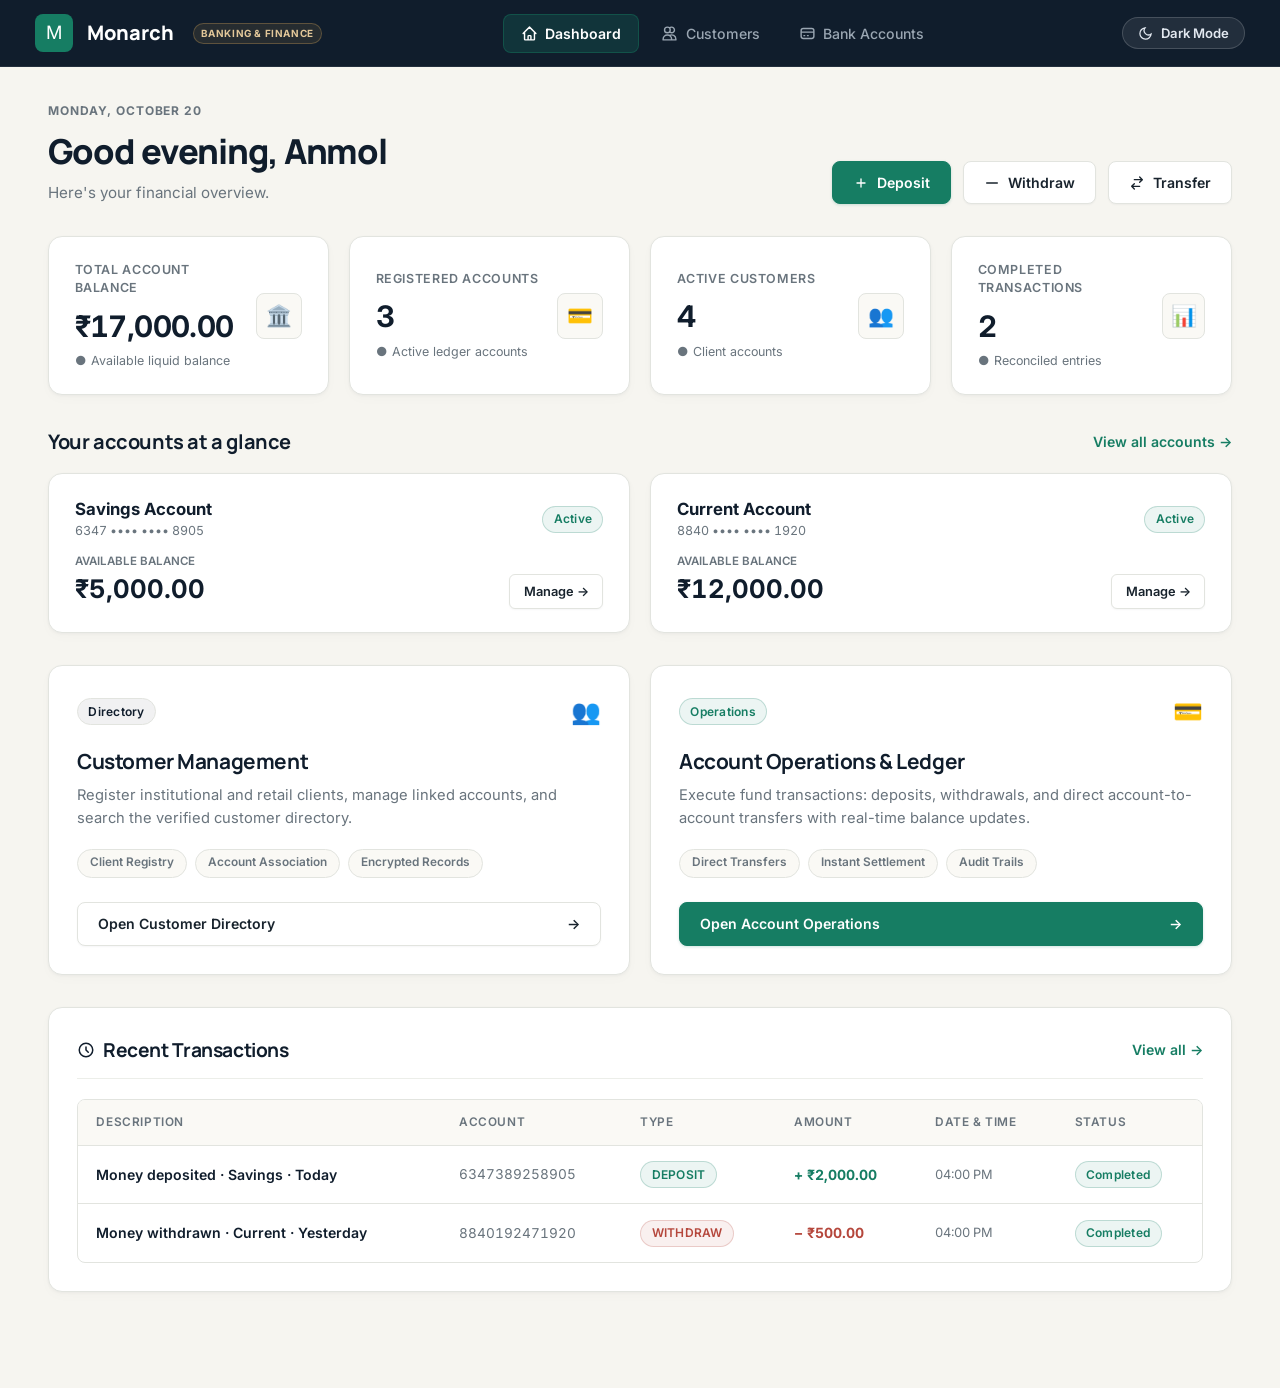
<file: frontend/index.html>
<!DOCTYPE html>
<html lang="en">
<head>
    <meta charset="UTF-8">
    <meta name="viewport" content="width=device-width, initial-scale=1.0">
    <title>Monarch - Private Banking & Finance Dashboard</title>
    <meta name="description" content="Private banking financial dashboard featuring accounts at a glance, fund transfers, and ledger management.">
    <link rel="stylesheet" href="css/style.css">
    <script src="js/theme.js"></script>
</head>
<body>

    <!-- Main Navigation Bar -->
    <nav class="navbar">
        <a href="index.html" class="brand">
            <div class="brand-icon">M</div>
            <span class="brand-name">Monarch</span>
            <span class="brand-tag">Banking &amp; Finance</span>
        </a>
        <ul class="nav-links">
            <li>
                <a href="index.html" class="nav-link active">
                    <svg fill="none" stroke="currentColor" viewBox="0 0 24 24"><path stroke-linecap="round" stroke-linejoin="round" stroke-width="2" d="M3 12l2-2m0 0l7-7 7 7M5 10v10a1 1 0 001 1h3m10-11l2 2m-2-2v10a1 1 0 01-1 1h-3m-6 0a1 1 0 001-1v-4a1 1 0 011-1h2a1 1 0 011 1v4a1 1 0 001 1m-6 0h6"/></svg>
                    Dashboard
                </a>
            </li>
            <li>
                <a href="customers.html" class="nav-link">
                    <svg fill="none" stroke="currentColor" viewBox="0 0 24 24"><path stroke-linecap="round" stroke-linejoin="round" stroke-width="2" d="M12 4.354a4 4 0 110 5.292M15 21H3v-1a6 6 0 0112 0v1zm0 0h6v-1a6 6 0 00-9-5.197M13 7a4 4 0 11-8 0 4 4 0 018 0z"/></svg>
                    Customers
                </a>
            </li>
            <li>
                <a href="accounts.html" class="nav-link">
                    <svg fill="none" stroke="currentColor" viewBox="0 0 24 24"><path stroke-linecap="round" stroke-linejoin="round" stroke-width="2" d="M3 10h18M7 15h1m4 0h1m-7 4h12a3 3 0 003-3V8a3 3 0 00-3-3H6a3 3 0 00-3 3v8a3 3 0 003 3z"/></svg>
                    Bank Accounts
                </a>
            </li>
        </ul>
        <div class="nav-actions">
            <button id="theme-toggle-btn" class="theme-toggle-btn" type="button" aria-label="Toggle theme">
                <span class="theme-icon-moon">
                    <svg width="15" height="15" viewBox="0 0 24 24" fill="none" stroke="currentColor" stroke-width="2"><path d="M21 12.79A9 9 0 1 1 11.21 3 7 7 0 0 0 21 12.79z"/></svg>
                </span>
                <span class="theme-icon-sun">
                    <svg width="15" height="15" viewBox="0 0 24 24" fill="none" stroke="currentColor" stroke-width="2"><circle cx="12" cy="12" r="5"/><path d="M12 1v2M12 21v2M4.22 4.22l1.42 1.42M18.36 18.36l1.42 1.42M1 12h2M21 12h2M4.22 19.78l1.42-1.42M18.36 5.64l1.42-1.42"/></svg>
                </span>
                <span class="theme-toggle-label">Dark Mode</span>
            </button>
        </div>
    </nav>

    <!-- Main Container -->
    <main class="container">
        <!-- Private Banking Dashboard Header -->
        <header class="page-header">
            <div class="page-title-group">
                <div class="date-banner">MONDAY, OCTOBER 20</div>
                <h1>Good evening, Anmol</h1>
                <p>Here's your financial overview.</p>
            </div>
            <div class="header-actions">
                <a href="accounts.html" class="btn btn-primary">
                    <svg width="16" height="16" fill="none" stroke="currentColor" viewBox="0 0 24 24"><path stroke-linecap="round" stroke-linejoin="round" stroke-width="2" d="M12 6v6m0 0v6m0-6h6m-6 0H6"/></svg>
                    Deposit
                </a>
                <a href="accounts.html" class="btn btn-secondary">
                    <svg width="16" height="16" fill="none" stroke="currentColor" viewBox="0 0 24 24"><path stroke-linecap="round" stroke-linejoin="round" stroke-width="2" d="M20 12H4"/></svg>
                    Withdraw
                </a>
                <a href="accounts.html" class="btn btn-secondary">
                    <svg width="16" height="16" fill="none" stroke="currentColor" viewBox="0 0 24 24"><path stroke-linecap="round" stroke-linejoin="round" stroke-width="2" d="M8 7h12m0 0l-4-4m4 4l-4 4m0 6H4m0 0l4 4m-4-4l4-4"/></svg>
                    Transfer
                </a>
            </div>
        </header>

        <!-- Financial Overview Metrics -->
        <section class="metrics-grid">
            <div class="metric-card">
                <div class="metric-info">
                    <h3>Total Account Balance</h3>
                    <div class="metric-value" id="kpi-total-liquidity">₹17,000.00</div>
                    <div class="metric-sub">
                        <span>●</span> Available liquid balance
                    </div>
                </div>
                <div class="metric-icon-box">🏛️</div>
            </div>

            <div class="metric-card">
                <div class="metric-info">
                    <h3>Registered Accounts</h3>
                    <div class="metric-value" id="kpi-total-accounts">0</div>
                    <div class="metric-sub">
                        <span>●</span> Active ledger accounts
                    </div>
                </div>
                <div class="metric-icon-box">💳</div>
            </div>

            <div class="metric-card">
                <div class="metric-info">
                    <h3>Active Customers</h3>
                    <div class="metric-value" id="kpi-total-customers">0</div>
                    <div class="metric-sub">
                        <span>●</span> Client accounts
                    </div>
                </div>
                <div class="metric-icon-box">👥</div>
            </div>

            <div class="metric-card">
                <div class="metric-info">
                    <h3>Completed Transactions</h3>
                    <div class="metric-value" id="kpi-total-txns">0</div>
                    <div class="metric-sub">
                        <span>●</span> Reconciled entries
                    </div>
                </div>
                <div class="metric-icon-box">📊</div>
            </div>
        </section>

        <!-- Your Accounts at a Glance -->
        <div style="margin-bottom: 2rem;">
            <div style="display: flex; justify-content: space-between; align-items: center; margin-bottom: 1rem;">
                <h2 style="font-size: 1.25rem; font-weight: 700; color: var(--brand-navy);">Your accounts at a glance</h2>
                <a href="accounts.html" style="font-size: 0.88rem; color: var(--brand-emerald); text-decoration: none; font-weight: 600;">View all accounts &rarr;</a>
            </div>
            
            <div id="accounts-glance-grid" style="display: grid; grid-template-columns: repeat(auto-fit, minmax(320px, 1fr)); gap: 1.25rem;">
                <!-- Populated dynamically by JS -->
            </div>
        </div>

        <!-- Two Quick Actions / Feature Cards -->
        <div style="display: grid; grid-template-columns: repeat(auto-fit, minmax(350px, 1fr)); gap: 1.25rem; margin-bottom: 2rem;">
            
            <!-- Module 1: Customer Management -->
            <div class="glass-panel" style="margin-bottom: 0; display: flex; flex-direction: column; justify-content: space-between;">
                <div>
                    <div style="display: flex; align-items: center; justify-content: space-between; margin-bottom: 1rem;">
                        <span class="badge badge-navy">Directory</span>
                        <div style="font-size: 1.5rem;">👥</div>
                    </div>
                    <h2 style="font-size: 1.3rem; font-weight: 700; color: var(--brand-navy); margin-bottom: 0.4rem;">Customer Management</h2>
                    <p style="color: var(--text-secondary); font-size: 0.92rem; line-height: 1.6; margin-bottom: 1rem;">
                        Register institutional and retail clients, manage linked accounts, and search the verified customer directory.
                    </p>

                    <div class="feature-tags-group">
                        <span class="feature-tag">Client Registry</span>
                        <span class="feature-tag">Account Association</span>
                        <span class="feature-tag">Encrypted Records</span>
                    </div>
                </div>

                <a href="customers.html" class="btn btn-secondary" style="width: 100%; justify-content: space-between; margin-top: 1.5rem;">
                    <span>Open Customer Directory</span>
                    <span>&rarr;</span>
                </a>
            </div>

            <!-- Module 2: Bank Account Operations -->
            <div class="glass-panel" style="margin-bottom: 0; display: flex; flex-direction: column; justify-content: space-between;">
                <div>
                    <div style="display: flex; align-items: center; justify-content: space-between; margin-bottom: 1rem;">
                        <span class="badge badge-emerald">Operations</span>
                        <div style="font-size: 1.5rem;">💳</div>
                    </div>
                    <h2 style="font-size: 1.3rem; font-weight: 700; color: var(--brand-navy); margin-bottom: 0.4rem;">Account Operations &amp; Ledger</h2>
                    <p style="color: var(--text-secondary); font-size: 0.92rem; line-height: 1.6; margin-bottom: 1rem;">
                        Execute fund transactions: deposits, withdrawals, and direct account-to-account transfers with real-time balance updates.
                    </p>

                    <div class="feature-tags-group">
                        <span class="feature-tag">Direct Transfers</span>
                        <span class="feature-tag">Instant Settlement</span>
                        <span class="feature-tag">Audit Trails</span>
                    </div>
                </div>

                <a href="accounts.html" class="btn btn-primary" style="width: 100%; justify-content: space-between; margin-top: 1.5rem;">
                    <span>Open Account Operations</span>
                    <span>&rarr;</span>
                </a>
            </div>
        </div>

        <!-- Recent Transactions -->
        <section class="glass-panel">
            <div class="panel-header">
                <h2 class="panel-title">
                    <svg width="18" height="18" fill="none" stroke="currentColor" viewBox="0 0 24 24"><path stroke-linecap="round" stroke-linejoin="round" stroke-width="2" d="M12 8v4l3 3m6-3a9 9 0 11-18 0 9 9 0 0118 0z"/></svg>
                    Recent Transactions
                </h2>
                <a href="accounts.html" style="font-size: 0.88rem; color: var(--brand-emerald); text-decoration: none; font-weight: 600;">View all &rarr;</a>
            </div>

            <div class="table-responsive">
                <table class="data-table">
                    <thead>
                        <tr>
                            <th>Description</th>
                            <th>Account</th>
                            <th>Type</th>
                            <th>Amount</th>
                            <th>Date &amp; Time</th>
                            <th>Status</th>
                        </tr>
                    </thead>
                    <tbody id="dashboard-txns-body">
                        <!-- Populated by JS -->
                    </tbody>
                </table>
            </div>
        </section>
    </main>

    <!-- Scripts -->
    <script src="js/store.js"></script>
    <script>
        document.addEventListener("DOMContentLoaded", () => {
            const metrics = BankStore.getMetrics();
            const accounts = BankStore.getAccounts();
            
            // Calculate active customer balance (Anmol Goyal: CUST-1001)
            const anmolAccounts = accounts.filter(a => a.customerId === "CUST-1001");
            const displayAccounts = anmolAccounts.length > 0 ? anmolAccounts : accounts;
            const personalTotal = displayAccounts.reduce((sum, a) => sum + (parseFloat(a.balance) || 0), 0);
            
            document.getElementById("kpi-total-liquidity").textContent = BankStore.formatCurrency(personalTotal);
            document.getElementById("kpi-total-customers").textContent = metrics.totalCustomers;
            document.getElementById("kpi-total-accounts").textContent = metrics.totalAccounts;
            document.getElementById("kpi-total-txns").textContent = metrics.totalTransactions;

            // Render "Your accounts at a glance"
            const glanceContainer = document.getElementById("accounts-glance-grid");

            if (displayAccounts.length === 0) {
                glanceContainer.innerHTML = `<div style="grid-column: 1/-1; text-align: center; color: var(--text-secondary); padding: 1.5rem; background: var(--bg-surface); border: 1px solid var(--border-color); border-radius: var(--radius-lg);">No accounts available yet.</div>`;
            } else {
                glanceContainer.innerHTML = displayAccounts.slice(0, 2).map(a => {
                    const maskedNum = a.accountNumber.length > 8 ? `${a.accountNumber.slice(0, 4)} •••• •••• ${a.accountNumber.slice(-4)}` : a.accountNumber;
                    return `
                        <div class="metric-card" style="flex-direction: column; align-items: flex-start; justify-content: space-between; min-height: 140px;">
                            <div style="width: 100%; display: flex; justify-content: space-between; align-items: center; margin-bottom: 0.75rem;">
                                <div>
                                    <div style="font-weight: 700; color: var(--brand-navy); font-size: 1.05rem;">${a.accountType || "Savings Account"}</div>
                                    <div style="font-size: 0.78rem; color: var(--text-secondary); font-variant-numeric: tabular-nums;">${maskedNum}</div>
                                </div>
                                <span class="badge badge-emerald">Active</span>
                            </div>
                            <div style="width: 100%; display: flex; justify-content: space-between; align-items: flex-end;">
                                <div>
                                    <div style="font-size: 0.72rem; text-transform: uppercase; color: var(--text-secondary); font-weight: 600;">Available balance</div>
                                    <div style="font-size: 1.6rem; font-weight: 700; color: var(--brand-navy); font-variant-numeric: tabular-nums;">${BankStore.formatCurrency(a.balance)}</div>
                                </div>
                                <a href="accounts.html?accountNumber=${a.accountNumber}" class="btn btn-secondary btn-sm">Manage &rarr;</a>
                            </div>
                        </div>
                    `;
                }).join("");
            }

            // Render Recent Transactions
            const txnsBody = document.getElementById("dashboard-txns-body");
            const txns = BankStore.getTransactions().slice(0, 5);

            if (txns.length === 0) {
                txnsBody.innerHTML = `<tr><td colspan="6" style="text-align: center; color: var(--text-secondary); padding: 1.5rem;">No recent transactions</td></tr>`;
            } else {
                txnsBody.innerHTML = txns.map(t => {
                    let badgeClass = "badge-emerald";
                    let sign = "+";
                    let amountColor = "var(--brand-emerald)";
                    let description = t.notes || (t.type === "DEPOSIT" ? "Money deposited" : t.type === "WITHDRAW" ? "Money withdrawn" : "Fund Transfer");

                    if (t.type === "WITHDRAW") {
                        badgeClass = "badge-rose";
                        sign = "−";
                        amountColor = "var(--danger)";
                    } else if (t.type === "TRANSFER") {
                        badgeClass = "badge-gold";
                        sign = "⇄";
                        amountColor = "var(--brand-navy)";
                    }

                    const timeStr = new Date(t.timestamp).toLocaleTimeString([], { hour: '2-digit', minute: '2-digit' });

                    return `
                        <tr>
                            <td style="font-weight: 600; color: var(--brand-navy);">${description}</td>
                            <td style="font-size: 0.85rem; color: var(--text-secondary); font-variant-numeric: tabular-nums;">
                                ${t.sourceAccount} ${t.destinationAccount ? ` &rarr; ${t.destinationAccount}` : ''}
                            </td>
                            <td><span class="badge ${badgeClass}">${t.type}</span></td>
                            <td style="font-weight: 700; color: ${amountColor}; font-variant-numeric: tabular-nums;">
                                ${sign} ${BankStore.formatCurrency(t.amount)}
                            </td>
                            <td style="font-size: 0.8rem; color: var(--text-secondary);">${timeStr}</td>
                            <td><span class="badge badge-emerald">${t.status}</span></td>
                        </tr>
                    `;
                }).join("");
            }
        });
    </script>
</body>
</html>
</file>
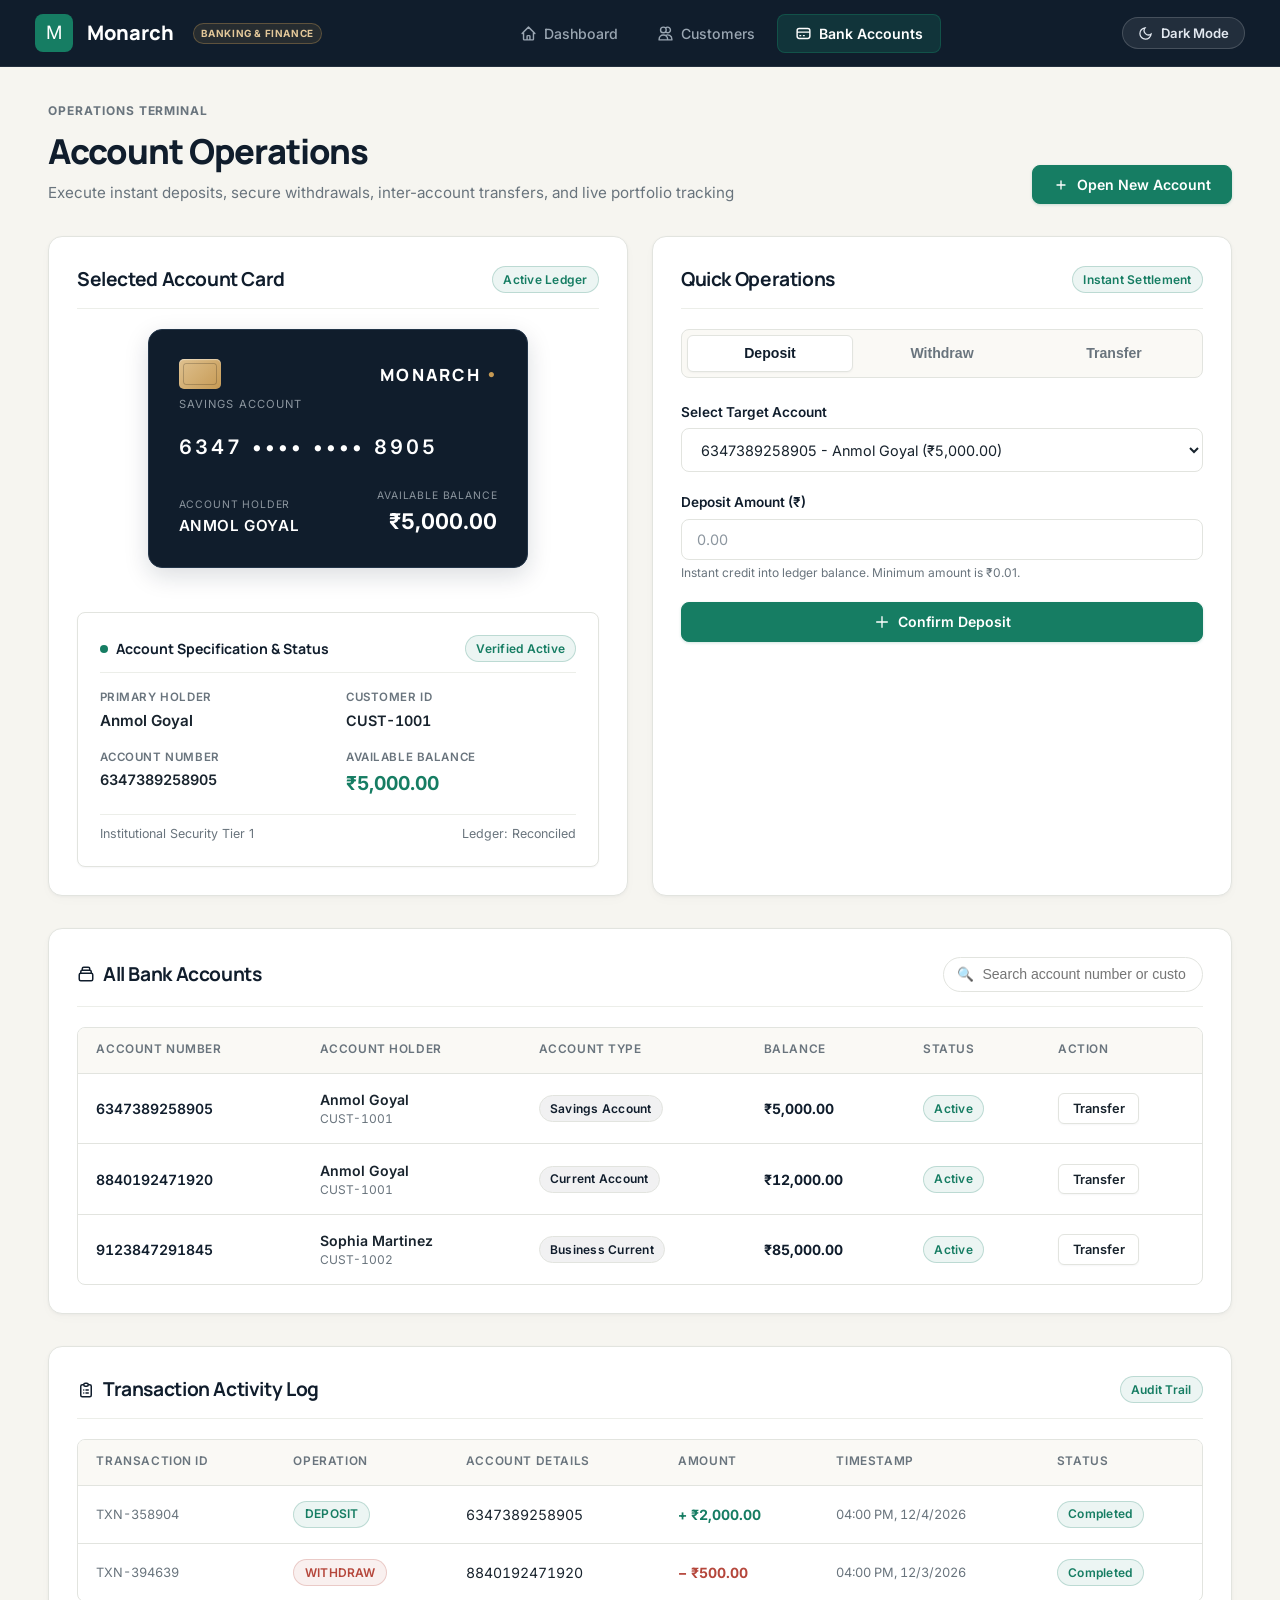
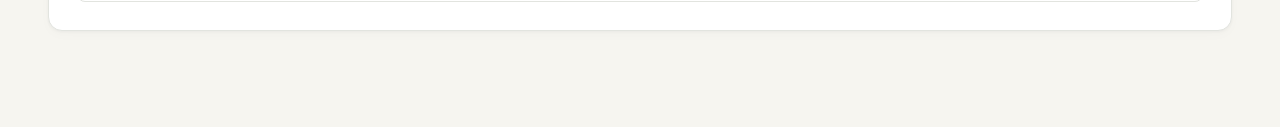
<file: frontend/accounts.html>
<!DOCTYPE html>
<html lang="en">
<head>
    <meta charset="UTF-8">
    <meta name="viewport" content="width=device-width, initial-scale=1.0">
    <title>Account Operations - Monarch Banking &amp; Finance</title>
    <meta name="description" content="Perform deposits, withdrawals, fund transfers, and view account details with real-time ledger reflection.">
    <link rel="stylesheet" href="css/style.css">
    <script src="js/theme.js"></script>
</head>
<body>

    <!-- Main Navigation Bar -->
    <nav class="navbar">
        <a href="index.html" class="brand">
            <div class="brand-icon">M</div>
            <span class="brand-name">Monarch</span>
            <span class="brand-tag">Banking &amp; Finance</span>
        </a>
        <ul class="nav-links">
            <li>
                <a href="index.html" class="nav-link">
                    <svg fill="none" stroke="currentColor" viewBox="0 0 24 24"><path stroke-linecap="round" stroke-linejoin="round" stroke-width="2" d="M3 12l2-2m0 0l7-7 7 7M5 10v10a1 1 0 001 1h3m10-11l2 2m-2-2v10a1 1 0 01-1 1h-3m-6 0a1 1 0 001-1v-4a1 1 0 011-1h2a1 1 0 011 1v4a1 1 0 001 1m-6 0h6"/></svg>
                    Dashboard
                </a>
            </li>
            <li>
                <a href="customers.html" class="nav-link">
                    <svg fill="none" stroke="currentColor" viewBox="0 0 24 24"><path stroke-linecap="round" stroke-linejoin="round" stroke-width="2" d="M12 4.354a4 4 0 110 5.292M15 21H3v-1a6 6 0 0112 0v1zm0 0h6v-1a6 6 0 00-9-5.197M13 7a4 4 0 11-8 0 4 4 0 018 0z"/></svg>
                    Customers
                </a>
            </li>
            <li>
                <a href="accounts.html" class="nav-link active">
                    <svg fill="none" stroke="currentColor" viewBox="0 0 24 24"><path stroke-linecap="round" stroke-linejoin="round" stroke-width="2" d="M3 10h18M7 15h1m4 0h1m-7 4h12a3 3 0 003-3V8a3 3 0 00-3-3H6a3 3 0 00-3 3v8a3 3 0 003 3z"/></svg>
                    Bank Accounts
                </a>
            </li>
        </ul>
        <div class="nav-actions">
            <button id="theme-toggle-btn" class="theme-toggle-btn" type="button" aria-label="Toggle theme">
                <span class="theme-icon-moon">
                    <svg width="15" height="15" viewBox="0 0 24 24" fill="none" stroke="currentColor" stroke-width="2"><path d="M21 12.79A9 9 0 1 1 11.21 3 7 7 0 0 0 21 12.79z"/></svg>
                </span>
                <span class="theme-icon-sun">
                    <svg width="15" height="15" viewBox="0 0 24 24" fill="none" stroke="currentColor" stroke-width="2"><circle cx="12" cy="12" r="5"/><path d="M12 1v2M12 21v2M4.22 4.22l1.42 1.42M18.36 18.36l1.42 1.42M1 12h2M21 12h2M4.22 19.78l1.42-1.42M18.36 5.64l1.42-1.42"/></svg>
                </span>
                <span class="theme-toggle-label">Dark Mode</span>
            </button>
        </div>
    </nav>

    <!-- Main Container -->
    <main class="container">
        <!-- Page Header -->
        <header class="page-header">
            <div class="page-title-group">
                <div class="date-banner">OPERATIONS TERMINAL</div>
                <h1>Account Operations</h1>
                <p>Execute instant deposits, secure withdrawals, inter-account transfers, and live portfolio tracking</p>
            </div>
            <div class="header-actions">
                <button class="btn btn-primary" onclick="openModal('create-account-modal')">
                    <svg width="16" height="16" fill="none" stroke="currentColor" viewBox="0 0 24 24"><path stroke-linecap="round" stroke-linejoin="round" stroke-width="2" d="M12 6v6m0 0v6m0-6h6m-6 0H6"/></svg>
                    Open New Account
                </button>
            </div>
        </header>

        <!-- Top Row: Interactive Private Banking Card + Operations Center -->
        <div style="display: grid; grid-template-columns: repeat(auto-fit, minmax(360px, 1fr)); gap: 1.5rem; margin-bottom: 2rem;">
            
            <!-- Left: Virtual Debit Card & Live Details -->
            <div class="glass-panel" style="margin-bottom: 0; display: flex; flex-direction: column; justify-content: space-between;">
                <div>
                    <div class="panel-header">
                        <h2 class="panel-title">
                            Selected Account Card
                        </h2>
                        <span class="badge badge-emerald">Active Ledger</span>
                    </div>

                    <!-- Visual Card (Midnight Navy #101D2C) -->
                    <div style="display: flex; justify-content: center; margin-bottom: 1.5rem;">
                        <div class="bank-card-visual" id="active-virtual-card">
                            <div class="card-top">
                                <div class="card-chip"></div>
                                <div class="card-logo">
                                    <span>MONARCH</span>
                                    <span>●</span>
                                </div>
                            </div>
                            <div>
                                <div style="font-size: 0.7rem; letter-spacing: 0.1em; color: #8C969F; text-transform: uppercase;" id="visual-card-type">SAVINGS ACCOUNT</div>
                                <div class="card-number-display" id="visual-card-number">6347 •••• •••• 5890</div>
                            </div>
                            <div class="card-bottom">
                                <div>
                                    <div class="card-holder-label">Account Holder</div>
                                    <div class="card-holder-val" id="visual-card-holder">ANMOL GOYAL</div>
                                </div>
                                <div style="text-align: right;">
                                    <div class="card-balance-label">Available Balance</div>
                                    <div class="card-balance-val" id="visual-card-balance">₹5,000.00</div>
                                </div>
                            </div>
                        </div>
                    </div>
                </div>

                <!-- Live Account Statement Card -->
                <div class="account-statement-card" id="java-display-details-output">
                    <!-- Populated by accounts.js -->
                </div>
            </div>

            <!-- Right: Banking Operations Tabs & Forms -->
            <div class="glass-panel" style="margin-bottom: 0;">
                <div class="panel-header">
                    <h2 class="panel-title">
                        Quick Operations
                    </h2>
                    <span class="badge badge-emerald">Instant Settlement</span>
                </div>

                <!-- Tabs -->
                <div class="operation-tabs">
                    <button class="operation-tab active" data-tab="tab-deposit">
                        Deposit
                    </button>
                    <button class="operation-tab" data-tab="tab-withdraw">
                        Withdraw
                    </button>
                    <button class="operation-tab" data-tab="tab-transfer">
                        Transfer
                    </button>
                </div>

                <!-- Tab Pane 1: Deposit -->
                <div id="tab-deposit" class="tab-pane active">
                    <form id="form-deposit">
                        <div class="form-group">
                            <label class="form-label" for="deposit-account-select">Select Target Account</label>
                            <select id="deposit-account-select" class="form-select" required></select>
                        </div>

                        <div class="form-group">
                            <label class="form-label" for="deposit-amount">Deposit Amount (₹)</label>
                            <input type="number" id="deposit-amount" class="form-input" placeholder="0.00" step="0.01" min="0.01" required>
                            <small style="color: var(--text-secondary); font-size: 0.75rem; margin-top: 0.25rem; display: block;">
                                Instant credit into ledger balance. Minimum amount is ₹0.01.
                            </small>
                        </div>

                        <button type="submit" class="btn btn-primary" style="width: 100%;">
                            <svg width="16" height="16" fill="none" stroke="currentColor" viewBox="0 0 24 24"><path stroke-linecap="round" stroke-linejoin="round" stroke-width="2" d="M12 4v16m8-8H4"/></svg>
                            Confirm Deposit
                        </button>
                    </form>
                </div>

                <!-- Tab Pane 2: Withdraw -->
                <div id="tab-withdraw" class="tab-pane">
                    <form id="form-withdraw">
                        <div class="form-group">
                            <label class="form-label" for="withdraw-account-select">Select Source Account</label>
                            <select id="withdraw-account-select" class="form-select" required></select>
                        </div>

                        <div class="form-group">
                            <label class="form-label" for="withdraw-amount">Withdrawal Amount (₹)</label>
                            <input type="number" id="withdraw-amount" class="form-input" placeholder="0.00" step="0.01" min="0.01" required>
                            <small style="color: var(--text-secondary); font-size: 0.75rem; margin-top: 0.25rem; display: block;">
                                Instant liquidity withdrawal verified against current balance.
                            </small>
                        </div>

                        <button type="submit" class="btn btn-secondary" style="width: 100%; border-color: var(--danger-border); color: var(--danger);">
                            <svg width="16" height="16" fill="none" stroke="currentColor" viewBox="0 0 24 24"><path stroke-linecap="round" stroke-linejoin="round" stroke-width="2" d="M20 12H4"/></svg>
                            Execute Withdrawal
                        </button>
                    </form>
                </div>

                <!-- Tab Pane 3: Transfer Funds -->
                <div id="tab-transfer" class="tab-pane">
                    <form id="form-transfer">
                        <div class="form-group">
                            <label class="form-label" for="transfer-source-select">From Source Account</label>
                            <select id="transfer-source-select" class="form-select" required></select>
                        </div>

                        <div class="form-group">
                            <label class="form-label" for="transfer-dest-select">To Destination Account</label>
                            <select id="transfer-dest-select" class="form-select" required></select>
                        </div>

                        <div class="form-group">
                            <label class="form-label" for="transfer-amount">Transfer Amount (₹)</label>
                            <input type="number" id="transfer-amount" class="form-input" placeholder="0.00" step="0.01" min="0.01" required>
                            <small style="color: var(--text-secondary); font-size: 0.75rem; margin-top: 0.25rem; display: block;">
                                Direct inter-account transfer with automated real-time settlement.
                            </small>
                        </div>

                        <button type="submit" class="btn btn-primary" style="width: 100%;">
                            <svg width="16" height="16" fill="none" stroke="currentColor" viewBox="0 0 24 24"><path stroke-linecap="round" stroke-linejoin="round" stroke-width="2" d="M8 7h12m0 0l-4-4m4 4l-4 4m0 6H4m0 0l4 4m-4-4l4-4"/></svg>
                            Execute Transfer
                        </button>
                    </form>
                </div>
            </div>
        </div>

        <!-- Accounts Registry Table -->
        <section class="glass-panel">
            <div class="panel-header">
                <h2 class="panel-title">
                    <svg width="18" height="18" fill="none" stroke="currentColor" viewBox="0 0 24 24"><path stroke-linecap="round" stroke-linejoin="round" stroke-width="2" d="M19 11H5m14 0a2 2 0 012 2v6a2 2 0 01-2 2H5a2 2 0 01-2-2v-6a2 2 0 012-2m14 0V9a2 2 0 00-2-2M5 11V9a2 2 0 012-2m0 0V5a2 2 0 012-2h6a2 2 0 012 2v2M7 7h10"/></svg>
                    All Bank Accounts
                </h2>
                <div class="search-bar-wrap">
                    <span class="search-icon">🔍</span>
                    <input type="text" id="account-search" class="search-input" placeholder="Search account number or customer...">
                </div>
            </div>

            <div class="table-responsive">
                <table class="data-table">
                    <thead>
                        <tr>
                            <th>Account Number</th>
                            <th>Account Holder</th>
                            <th>Account Type</th>
                            <th>Balance</th>
                            <th>Status</th>
                            <th>Action</th>
                        </tr>
                    </thead>
                    <tbody id="accounts-table-body">
                        <!-- Populated by accounts.js -->
                    </tbody>
                </table>
            </div>
        </section>

        <!-- Transaction Ledger -->
        <section class="glass-panel">
            <div class="panel-header">
                <h2 class="panel-title">
                    <svg width="18" height="18" fill="none" stroke="currentColor" viewBox="0 0 24 24"><path stroke-linecap="round" stroke-linejoin="round" stroke-width="2" d="M9 5H7a2 2 0 00-2 2v12a2 2 0 002 2h10a2 2 0 002-2V7a2 2 0 00-2-2h-2M9 5a2 2 0 002 2h2a2 2 0 002-2M9 5a2 2 0 012-2h2a2 2 0 012 2m-3 7h3m-3 4h3m-6-4h.01M9 16h.01"/></svg>
                    Transaction Activity Log
                </h2>
                <span class="badge badge-emerald">Audit Trail</span>
            </div>

            <div class="table-responsive">
                <table class="data-table">
                    <thead>
                        <tr>
                            <th>Transaction ID</th>
                            <th>Operation</th>
                            <th>Account Details</th>
                            <th>Amount</th>
                            <th>Timestamp</th>
                            <th>Status</th>
                        </tr>
                    </thead>
                    <tbody id="transactions-table-body">
                        <!-- Populated by accounts.js -->
                    </tbody>
                </table>
            </div>
        </section>
    </main>

    <!-- Modal: Open New Bank Account -->
    <div id="create-account-modal" class="modal-backdrop">
        <div class="modal-box">
            <div class="modal-header">
                <h3>Open Bank Account</h3>
                <button class="modal-close-btn" onclick="closeModal('create-account-modal')">&times;</button>
            </div>
            <form id="create-account-form">
                <div class="modal-body">
                    <div class="form-group">
                        <label class="form-label" for="new-account-customer">Associate Customer</label>
                        <select id="new-account-customer" class="form-select" required>
                            <!-- Injected by accounts.js -->
                        </select>
                        <small style="color: var(--text-secondary); font-size: 0.75rem; margin-top: 0.25rem; display: block;">
                            If customer is not listed, <a href="customers.html" style="color: var(--brand-emerald); text-decoration: none;">register customer first &rarr;</a>
                        </small>
                    </div>

                    <div class="form-group">
                        <label class="form-label" for="new-account-number">Account Number</label>
                        <div style="display: flex; gap: 0.5rem;">
                            <input type="text" id="new-account-number" class="form-input" placeholder="e.g. 6347389258905" required>
                            <button type="button" id="btn-generate-acc-num" class="btn btn-secondary btn-sm" style="white-space: nowrap;">Auto Generate</button>
                        </div>
                    </div>

                    <div class="form-row">
                        <div class="form-group">
                            <label class="form-label" for="new-account-balance">Initial Balance (₹)</label>
                            <input type="number" id="new-account-balance" class="form-input" placeholder="0.00" step="0.01" min="0" value="1000.00" required>
                        </div>

                        <div class="form-group">
                            <label class="form-label" for="new-account-type">Account Type</label>
                            <select id="new-account-type" class="form-select">
                                <option value="Savings Account">Savings Account</option>
                                <option value="Current Account">Current Account</option>
                                <option value="Premium Savings">Premium Savings</option>
                                <option value="Business Current">Business Current</option>
                            </select>
                        </div>
                    </div>
                </div>
                <div class="modal-footer">
                    <button type="button" class="btn btn-secondary" onclick="closeModal('create-account-modal')">Cancel</button>
                    <button type="submit" class="btn btn-primary">Open Account</button>
                </div>
            </form>
        </div>
    </div>

    <!-- Scripts -->
    <script src="js/store.js"></script>
    <script src="js/accounts.js"></script>
</body>
</html>
</file>
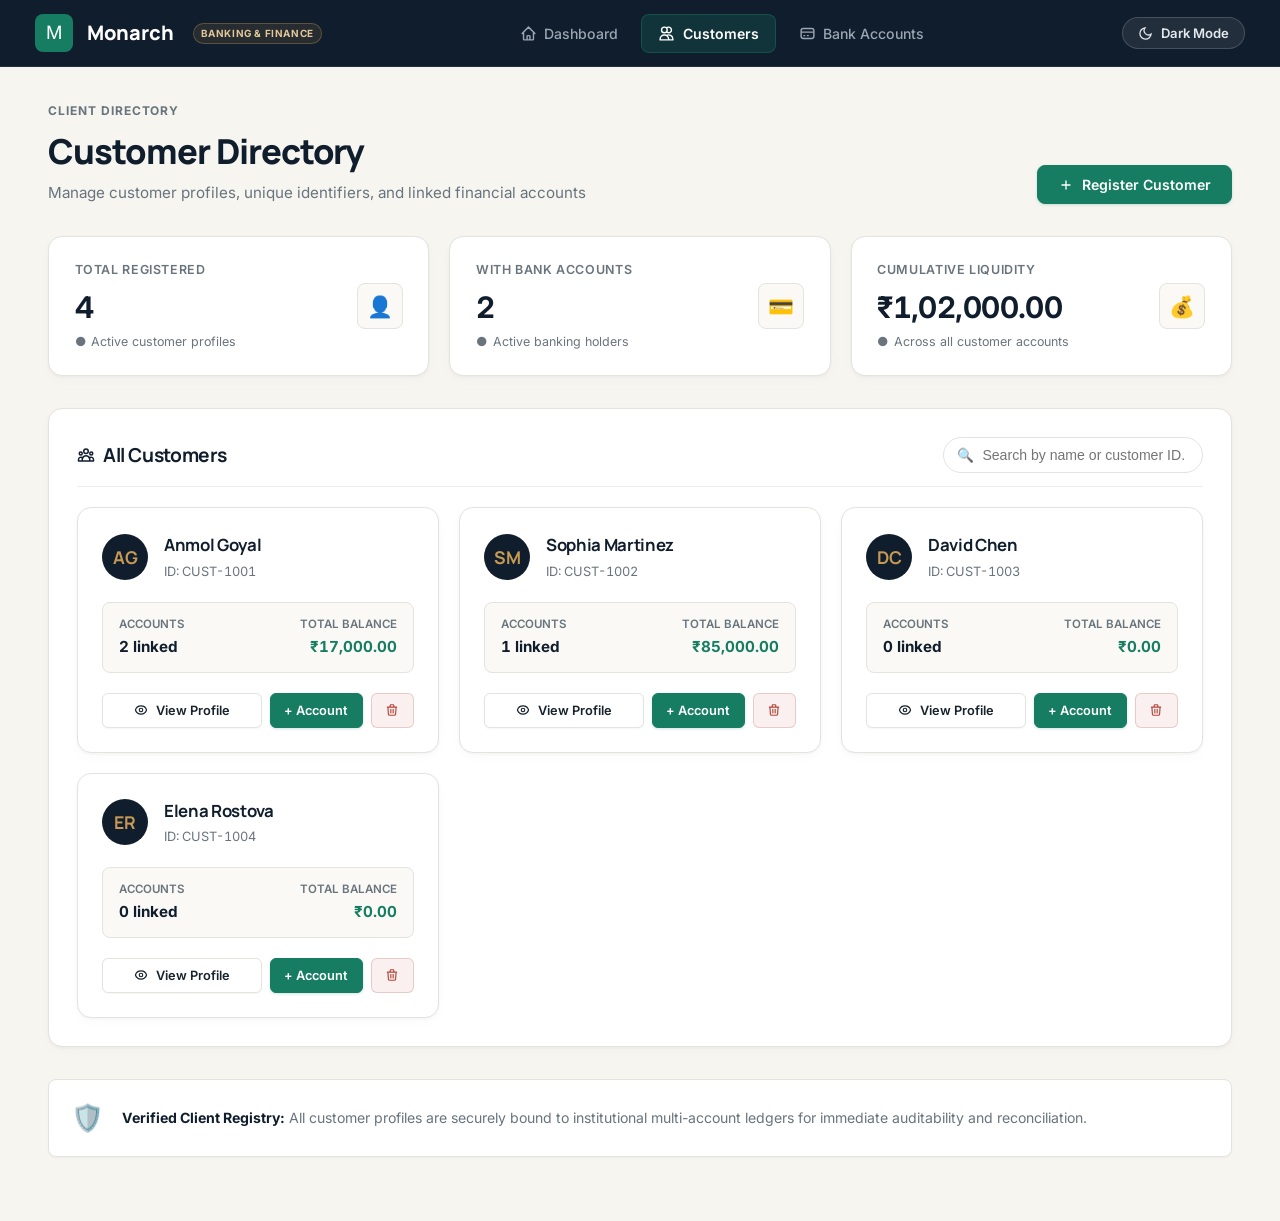
<file: frontend/customers.html>
<!DOCTYPE html>
<html lang="en">
<head>
    <meta charset="UTF-8">
    <meta name="viewport" content="width=device-width, initial-scale=1.0">
    <title>Customer Directory - Monarch Banking &amp; Finance</title>
    <meta name="description" content="Manage bank customers, client registration, unique identifiers, and associated accounts.">
    <link rel="stylesheet" href="css/style.css">
    <script src="js/theme.js"></script>
</head>
<body>

    <!-- Main Navigation Bar -->
    <nav class="navbar">
        <a href="index.html" class="brand">
            <div class="brand-icon">M</div>
            <span class="brand-name">Monarch</span>
            <span class="brand-tag">Banking &amp; Finance</span>
        </a>
        <ul class="nav-links">
            <li>
                <a href="index.html" class="nav-link">
                    <svg fill="none" stroke="currentColor" viewBox="0 0 24 24"><path stroke-linecap="round" stroke-linejoin="round" stroke-width="2" d="M3 12l2-2m0 0l7-7 7 7M5 10v10a1 1 0 001 1h3m10-11l2 2m-2-2v10a1 1 0 01-1 1h-3m-6 0a1 1 0 001-1v-4a1 1 0 011-1h2a1 1 0 011 1v4a1 1 0 001 1m-6 0h6"/></svg>
                    Dashboard
                </a>
            </li>
            <li>
                <a href="customers.html" class="nav-link active">
                    <svg fill="none" stroke="currentColor" viewBox="0 0 24 24"><path stroke-linecap="round" stroke-linejoin="round" stroke-width="2" d="M12 4.354a4 4 0 110 5.292M15 21H3v-1a6 6 0 0112 0v1zm0 0h6v-1a6 6 0 00-9-5.197M13 7a4 4 0 11-8 0 4 4 0 018 0z"/></svg>
                    Customers
                </a>
            </li>
            <li>
                <a href="accounts.html" class="nav-link">
                    <svg fill="none" stroke="currentColor" viewBox="0 0 24 24"><path stroke-linecap="round" stroke-linejoin="round" stroke-width="2" d="M3 10h18M7 15h1m4 0h1m-7 4h12a3 3 0 003-3V8a3 3 0 00-3-3H6a3 3 0 00-3 3v8a3 3 0 003 3z"/></svg>
                    Bank Accounts
                </a>
            </li>
        </ul>
        <div class="nav-actions">
            <button id="theme-toggle-btn" class="theme-toggle-btn" type="button" aria-label="Toggle theme">
                <span class="theme-icon-moon">
                    <svg width="15" height="15" viewBox="0 0 24 24" fill="none" stroke="currentColor" stroke-width="2"><path d="M21 12.79A9 9 0 1 1 11.21 3 7 7 0 0 0 21 12.79z"/></svg>
                </span>
                <span class="theme-icon-sun">
                    <svg width="15" height="15" viewBox="0 0 24 24" fill="none" stroke="currentColor" stroke-width="2"><circle cx="12" cy="12" r="5"/><path d="M12 1v2M12 21v2M4.22 4.22l1.42 1.42M18.36 18.36l1.42 1.42M1 12h2M21 12h2M4.22 19.78l1.42-1.42M18.36 5.64l1.42-1.42"/></svg>
                </span>
                <span class="theme-toggle-label">Dark Mode</span>
            </button>
        </div>
    </nav>

    <!-- Main Container -->
    <main class="container">
        <!-- Header -->
        <header class="page-header">
            <div class="page-title-group">
                <div class="date-banner">CLIENT DIRECTORY</div>
                <h1>Customer Directory</h1>
                <p>Manage customer profiles, unique identifiers, and linked financial accounts</p>
            </div>
            <div class="header-actions">
                <button class="btn btn-primary" onclick="openModal('add-customer-modal')">
                    <svg width="16" height="16" fill="none" stroke="currentColor" viewBox="0 0 24 24"><path stroke-linecap="round" stroke-linejoin="round" stroke-width="2" d="M12 6v6m0 0v6m0-6h6m-6 0H6"/></svg>
                    Register Customer
                </button>
            </div>
        </header>

        <!-- Metrics Overview -->
        <section class="metrics-grid">
            <div class="metric-card">
                <div class="metric-info">
                    <h3>Total Registered</h3>
                    <div class="metric-value" id="stat-total-customers">0</div>
                    <div class="metric-sub">
                        <span>●</span> Active customer profiles
                    </div>
                </div>
                <div class="metric-icon-box">👤</div>
            </div>

            <div class="metric-card">
                <div class="metric-info">
                    <h3>With Bank Accounts</h3>
                    <div class="metric-value" id="stat-active-with-accounts">0</div>
                    <div class="metric-sub">
                        <span>●</span> Active banking holders
                    </div>
                </div>
                <div class="metric-icon-box">💳</div>
            </div>

            <div class="metric-card">
                <div class="metric-info">
                    <h3>Cumulative Liquidity</h3>
                    <div class="metric-value" id="stat-total-customer-deposits">₹0.00</div>
                    <div class="metric-sub">
                        <span>●</span> Across all customer accounts
                    </div>
                </div>
                <div class="metric-icon-box">💰</div>
            </div>
        </section>

        <!-- Customer Directory Panel -->
        <section class="glass-panel">
            <div class="panel-header">
                <h2 class="panel-title">
                    <svg width="18" height="18" fill="none" stroke="currentColor" viewBox="0 0 24 24"><path stroke-linecap="round" stroke-linejoin="round" stroke-width="2" d="M17 20h5v-2a3 3 0 00-5.356-1.857M17 20H7m10 0v-2c0-.656-.126-1.283-.356-1.857M7 20H2v-2a3 3 0 015.356-1.857M7 20v-2c0-.656.126-1.283.356-1.857m0 0a5.002 5.002 0 019.288 0M15 7a3 3 0 11-6 0 3 3 0 016 0zm6 3a2 2 0 11-4 0 2 2 0 014 0zM7 10a2 2 0 11-4 0 2 2 0 014 0z"/></svg>
                    All Customers
                </h2>
                <div class="search-bar-wrap">
                    <span class="search-icon">🔍</span>
                    <input type="text" id="customer-search" class="search-input" placeholder="Search by name or customer ID...">
                </div>
            </div>

            <div id="customer-grid" class="customer-grid">
                <!-- Dynamically populated customer cards -->
            </div>
        </section>

        <!-- Security & Compliance Banner -->
        <div class="security-banner">
            <div class="security-icon">🛡️</div>
            <div>
                <strong style="color: var(--brand-navy);">Verified Client Registry:</strong> All customer profiles are securely bound to institutional multi-account ledgers for immediate auditability and reconciliation.
            </div>
        </div>
    </main>

    <!-- Modal: Register New Customer -->
    <div id="add-customer-modal" class="modal-backdrop">
        <div class="modal-box">
            <div class="modal-header">
                <h3>Register New Customer</h3>
                <button class="modal-close-btn" onclick="closeModal('add-customer-modal')">&times;</button>
            </div>
            <form id="add-customer-form">
                <div class="modal-body">
                    <div class="form-group">
                        <label class="form-label" for="new-customer-id">Customer ID</label>
                        <div style="display: flex; gap: 0.5rem;">
                            <input type="text" id="new-customer-id" class="form-input" placeholder="e.g. CUST-1045" required>
                            <button type="button" id="btn-generate-cust-id" class="btn btn-secondary btn-sm" style="white-space: nowrap;">Auto Generate</button>
                        </div>
                        <small style="color: var(--text-secondary); font-size: 0.75rem; margin-top: 0.25rem; display: block;">Unique identifier assigned to the customer.</small>
                    </div>

                    <div class="form-group">
                        <label class="form-label" for="new-customer-name">Full Customer Name</label>
                        <input type="text" id="new-customer-name" class="form-input" placeholder="e.g. Marcus Vance" required>
                        <small style="color: var(--text-secondary); font-size: 0.75rem; margin-top: 0.25rem; display: block;">Legal name of the customer account holder.</small>
                    </div>
                </div>
                <div class="modal-footer">
                    <button type="button" class="btn btn-secondary" onclick="closeModal('add-customer-modal')">Cancel</button>
                    <button type="submit" class="btn btn-primary">Create Customer</button>
                </div>
            </form>
        </div>
    </div>

    <!-- Modal: Customer Profile / Linked Accounts -->
    <div id="customer-detail-modal" class="modal-backdrop">
        <div class="modal-box">
            <div class="modal-header">
                <h3>Customer Profile</h3>
                <button class="modal-close-btn" onclick="closeModal('customer-detail-modal')">&times;</button>
            </div>
            <div class="modal-body" id="customer-detail-content">
                <!-- Injected via JavaScript -->
            </div>
            <div class="modal-footer">
                <button type="button" class="btn btn-secondary" onclick="closeModal('customer-detail-modal')">Close</button>
            </div>
        </div>
    </div>

    <!-- Scripts -->
    <script src="js/store.js"></script>
    <script src="js/customers.js"></script>
</body>
</html>
</file>
<file: frontend/css/style.css>
/* ==========================================================================
   Monarch Banking & Finance - Private Banking Aesthetic
   Theme Tokens & Design System
   ========================================================================== */

@import url('https://fonts.googleapis.com/css2?family=Inter:wght@400;500;600;700&family=Manrope:wght@500;600;700;800&display=swap');

:root {
  /* Surface Colors */
  --bg-page: #F6F5F0;             /* Warm Ivory */
  --bg-surface: #FFFFFF;          /* Solid Crisp White */
  --bg-surface-subtle: #FAF9F5;   /* Calm Subtle Surface */
  --bg-surface-hover: #F2F1EA;
  --bg-input: #FFFFFF;
  --border-color: #E2E4DF;        /* Clean Muted Border */
  --border-subtle: #ECEEE9;
  --border-focus: #167D63;

  /* Typography Colors */
  --text-primary: #18232D;        /* Main Text */
  --text-secondary: #69747D;      /* Secondary / Muted */
  --text-muted: #8C969F;
  --text-navy: #101D2C;           /* Midnight Navy Headings */

  /* Brand Palette */
  --brand-navy: #101D2C;          /* Midnight Navy */
  --brand-navy-light: #182A3E;
  --brand-emerald: #167D63;       /* Emerald */
  --brand-emerald-hover: #11644F;
  --brand-gold: #C69A54;          /* Muted Gold Accent */
  --brand-gold-subtle: rgba(198, 154, 84, 0.12);
  --brand-gold-text: #966F2C;

  /* Transaction & Status States */
  --success: #167D63;
  --success-bg: rgba(22, 125, 99, 0.08);
  --success-border: rgba(22, 125, 99, 0.22);
  --danger: #B5473C;
  --danger-bg: rgba(181, 71, 60, 0.08);
  --danger-border: rgba(181, 71, 60, 0.22);
  --warning: #C69A54;

  /* Typography Families */
  --font-heading: 'Manrope', -apple-system, BlinkMacSystemFont, 'Segoe UI', Roboto, sans-serif;
  --font-body: 'Inter', -apple-system, BlinkMacSystemFont, 'Segoe UI', Roboto, sans-serif;

  /* Geometry & Radius */
  --radius-sm: 6px;
  --radius-md: 8px;               /* Buttons & Inputs (8-10px) */
  --radius-lg: 14px;              /* Cards & Containers (12-16px) */
  --radius-xl: 18px;
  --radius-full: 9999px;

  /* Subtle Authentic Shadows (No AI-glow or heavy blur) */
  --shadow-sm: 0 1px 2px rgba(16, 29, 44, 0.04);
  --shadow-card: 0 1px 3px rgba(16, 29, 44, 0.04), 0 4px 12px rgba(16, 29, 44, 0.02);
  --shadow-card-hover: 0 2px 6px rgba(16, 29, 44, 0.06), 0 8px 20px rgba(16, 29, 44, 0.04);
  --shadow-modal: 0 20px 40px rgba(16, 29, 44, 0.14), 0 1px 3px rgba(16, 29, 44, 0.06);

  /* Micro Transitions */
  --trans-fast: 0.15s ease;
  --trans-base: 0.2s ease;
}

/* ==========================================================================
   Dark Theme Design System (Obsidian Charcoal & Honey Amber / Emerald)
   Inspired by Modern High-End Fintech & Dark Cohort Visuals
   ========================================================================== */

[data-theme="dark"] {
  /* Surfaces */
  --bg-page: #0A0D14;             /* Carbon Obsidian Black */
  --bg-surface: #121722;          /* Solid Elevated Dark Slate */
  --bg-surface-subtle: #171E2C;   /* Subtle Inset Surface */
  --bg-surface-hover: #1D2637;
  --bg-input: #0E131C;            /* Deep Inset Form Fields */
  --border-color: #20293A;        /* Razor-sharp Dark Border */
  --border-subtle: #18202E;
  --border-focus: #10B981;

  /* Typography */
  --text-primary: #F1F5F9;        /* Crisp Bright White Body */
  --text-secondary: #94A3B8;      /* Calm Muted Slate */
  --text-muted: #64748B;
  --text-navy: #FFFFFF;           /* Heading Text */

  /* Brand Palette in Dark Mode */
  --brand-navy: #F8FAFC;          /* White Headers for High Contrast */
  --brand-navy-light: #E2E8F0;
  --brand-emerald: #10B981;       /* Vibrant Emerald */
  --brand-emerald-hover: #059669;
  --brand-gold: #F59E0B;          /* Warm Honey Amber */
  --brand-gold-subtle: rgba(245, 158, 11, 0.14);
  --brand-gold-text: #FBBF24;

  /* Status Colors */
  --success: #10B981;
  --success-bg: rgba(16, 185, 129, 0.12);
  --success-border: rgba(16, 185, 129, 0.28);
  --danger: #EF4444;
  --danger-bg: rgba(239, 68, 68, 0.12);
  --danger-border: rgba(239, 68, 68, 0.28);
  --warning: #F59E0B;

  /* Deep Shadows */
  --shadow-sm: 0 1px 3px rgba(0, 0, 0, 0.5);
  --shadow-card: 0 4px 18px rgba(0, 0, 0, 0.35);
  --shadow-card-hover: 0 8px 26px rgba(0, 0, 0, 0.55);
  --shadow-modal: 0 24px 50px rgba(0, 0, 0, 0.8);
}

/* ==========================================================================
   Base & Reset
   ========================================================================== */

* {
  margin: 0;
  padding: 0;
  box-sizing: border-box;
}

body {
  font-family: var(--font-body);
  background-color: var(--bg-page);
  color: var(--text-primary);
  min-height: 100vh;
  line-height: 1.5;
  -webkit-font-smoothing: antialiased;
  -moz-osx-font-smoothing: grayscale;
  overflow-x: hidden;
  transition: background-color var(--trans-base), color var(--trans-base);
}

[data-theme="dark"] body {
  background-color: #0A0D14;
  background-image: 
    radial-gradient(ellipse 650px 350px at 85% 0%, rgba(249, 115, 22, 0.08), transparent 70%),
    radial-gradient(ellipse 550px 300px at 15% 0%, rgba(16, 185, 129, 0.06), transparent 70%),
    url("data:image/svg+xml,%3Csvg xmlns='http://www.w3.org/2000/svg' width='28' height='49' viewBox='0 0 28 49'%3E%3Cpath fill-rule='evenodd' d='M13.99 9.25l13 7.5v15l-13 7.5L1 31.75v-15l12.99-7.5zM3 17.89v12.72l11 6.35 11-6.35V17.89L14 11.54 3 17.89zM0 0h28v2H0V0zm0 47h28v2H0v-2z' fill='%23ffffff' fill-opacity='0.02'/%3E");
  background-attachment: fixed;
}

h1, h2, h3, h4, h5, h6 {
  font-family: var(--font-heading);
  color: var(--brand-navy);
  font-weight: 700;
  letter-spacing: -0.02em;
}

/* Tabular Numerals for Balances */
.tabular-nums, .metric-value, .card-balance-val, .statement-val.highlight {
  font-variant-numeric: tabular-nums;
  font-feature-settings: "tnum";
}

/* Scrollbar */
::-webkit-scrollbar {
  width: 8px;
  height: 8px;
}
::-webkit-scrollbar-track {
  background: var(--bg-page);
}
::-webkit-scrollbar-thumb {
  background: #D5D8D1;
  border-radius: 4px;
}
::-webkit-scrollbar-thumb:hover {
  background: #B9BEB4;
}

[data-theme="dark"] ::-webkit-scrollbar-track {
  background: #0A0D14;
}
[data-theme="dark"] ::-webkit-scrollbar-thumb {
  background: #20293A;
}
[data-theme="dark"] ::-webkit-scrollbar-thumb:hover {
  background: #2D3A50;
}

/* ==========================================================================
   Navigation Header (Midnight Navy #101D2C / Obsidian Dark #0B0E15)
   ========================================================================== */

.navbar {
  position: sticky;
  top: 0;
  z-index: 100;
  background: var(--brand-navy);
  border-bottom: 1px solid rgba(255, 255, 255, 0.08);
  padding: 0.85rem 2.2rem;
  display: flex;
  justify-content: space-between;
  align-items: center;
  transition: background-color var(--trans-base), border-color var(--trans-base);
}

[data-theme="dark"] .navbar {
  background: #0B0E15;
  border-bottom: 1px solid #1C2434;
}

.brand {
  display: flex;
  align-items: center;
  gap: 0.85rem;
  text-decoration: none;
}

.brand-icon {
  width: 38px;
  height: 38px;
  border-radius: var(--radius-md);
  background: var(--brand-emerald);
  color: #FFFFFF;
  display: flex;
  align-items: center;
  justify-content: center;
  font-size: 1.15rem;
}

.brand-name {
  font-family: var(--font-heading);
  font-size: 1.25rem;
  font-weight: 800;
  letter-spacing: -0.01em;
  color: #FFFFFF;
}

.brand-tag {
  font-family: var(--font-body);
  font-size: 0.62rem;
  background: var(--brand-gold-subtle);
  color: #E2C799;
  border: 1px solid rgba(198, 154, 84, 0.35);
  padding: 2px 7px;
  border-radius: var(--radius-full);
  font-weight: 700;
  margin-left: 0.35rem;
  letter-spacing: 0.06em;
  text-transform: uppercase;
}

.nav-links {
  display: flex;
  align-items: center;
  gap: 0.35rem;
  list-style: none;
}

.nav-link {
  display: flex;
  align-items: center;
  gap: 0.45rem;
  padding: 0.5rem 1.05rem;
  border-radius: var(--radius-md);
  color: #9AA6B2;
  text-decoration: none;
  font-weight: 500;
  font-size: 0.88rem;
  transition: var(--trans-fast);
}

.nav-link:hover {
  color: #FFFFFF;
  background: rgba(255, 255, 255, 0.08);
}

.nav-link.active {
  color: #FFFFFF;
  background: rgba(22, 125, 99, 0.25);
  border: 1px solid rgba(22, 125, 99, 0.4);
  font-weight: 600;
}

.nav-link svg {
  width: 17px;
  height: 17px;
}

/* Nav Actions & Theme Toggle Button */
.nav-actions {
  display: flex;
  align-items: center;
  gap: 0.75rem;
}

.theme-toggle-btn {
  display: inline-flex;
  align-items: center;
  gap: 0.45rem;
  padding: 0.45rem 0.95rem;
  background: rgba(255, 255, 255, 0.08);
  border: 1px solid rgba(255, 255, 255, 0.16);
  border-radius: var(--radius-full);
  color: #E2E8F0;
  font-size: 0.82rem;
  font-weight: 600;
  cursor: pointer;
  transition: all var(--trans-fast);
  font-family: var(--font-body);
  user-select: none;
}

.theme-toggle-btn:hover {
  background: rgba(255, 255, 255, 0.16);
  border-color: rgba(255, 255, 255, 0.28);
  color: #FFFFFF;
}

[data-theme="dark"] .theme-toggle-btn {
  background: rgba(249, 115, 22, 0.12);
  border-color: rgba(249, 115, 22, 0.32);
  color: #FDBA74;
}

[data-theme="dark"] .theme-toggle-btn:hover {
  background: rgba(249, 115, 22, 0.22);
  border-color: rgba(249, 115, 22, 0.55);
  color: #FED7AA;
}

.theme-icon-sun, .theme-icon-moon {
  display: flex;
  align-items: center;
  justify-content: center;
  line-height: 1;
}

[data-theme="dark"] .theme-icon-moon {
  display: none !important;
}
[data-theme="dark"] .theme-icon-sun {
  display: inline-flex !important;
}
:not([data-theme="dark"]) .theme-icon-sun {
  display: none !important;
}
:not([data-theme="dark"]) .theme-icon-moon {
  display: inline-flex !important;
}

/* ==========================================================================
   Layout Container
   ========================================================================== */

.container {
  max-width: 1240px;
  margin: 0 auto;
  padding: 2.2rem 1.75rem 4rem 1.75rem;
}

.page-header {
  display: flex;
  justify-content: space-between;
  align-items: flex-end;
  margin-bottom: 2rem;
  flex-wrap: wrap;
  gap: 1.25rem;
}

.date-banner {
  font-size: 0.75rem;
  font-weight: 700;
  letter-spacing: 0.08em;
  text-transform: uppercase;
  color: var(--text-secondary);
  margin-bottom: 0.3rem;
  display: flex;
  align-items: center;
  gap: 0.4rem;
}

.page-title-group h1 {
  font-size: 2.15rem;
  font-weight: 800;
  color: var(--brand-navy);
  letter-spacing: -0.03em;
  display: flex;
  align-items: center;
  gap: 0.65rem;
}

.page-title-group p {
  color: var(--text-secondary);
  margin-top: 0.3rem;
  font-size: 0.95rem;
}

.header-actions {
  display: flex;
  gap: 0.75rem;
  align-items: center;
}

/* ==========================================================================
   Buttons (Solid & Crisp, 8px radius)
   ========================================================================== */

.btn {
  display: inline-flex;
  align-items: center;
  justify-content: center;
  gap: 0.5rem;
  padding: 0.65rem 1.25rem;
  border-radius: var(--radius-md);
  font-weight: 600;
  font-size: 0.88rem;
  font-family: var(--font-body);
  cursor: pointer;
  border: 1px solid transparent;
  transition: var(--trans-fast);
  text-decoration: none;
}

.btn-primary, .btn-emerald {
  background: var(--brand-emerald);
  color: #FFFFFF;
  border: 1px solid var(--brand-emerald);
  box-shadow: 0 1px 3px rgba(22, 125, 99, 0.2);
}
.btn-primary:hover, .btn-emerald:hover {
  background: var(--brand-emerald-hover);
  border-color: var(--brand-emerald-hover);
}

.btn-secondary {
  background: var(--bg-surface);
  color: var(--text-primary);
  border: 1px solid var(--border-color);
  box-shadow: var(--shadow-sm);
}
.btn-secondary:hover {
  background: var(--bg-surface-subtle);
  border-color: #D3D6CE;
}

.btn-danger {
  background: var(--danger-bg);
  color: var(--danger);
  border: 1px solid var(--danger-border);
}
.btn-danger:hover {
  background: rgba(181, 71, 60, 0.15);
}

.btn-sm {
  padding: 0.42rem 0.85rem;
  font-size: 0.8rem;
  border-radius: var(--radius-sm);
}

/* ==========================================================================
   KPI Metrics Grid (Solid White Cards #FFFFFF)
   ========================================================================== */

.metrics-grid {
  display: grid;
  grid-template-columns: repeat(auto-fit, minmax(250px, 1fr));
  gap: 1.25rem;
  margin-bottom: 2rem;
}

.metric-card {
  background: var(--bg-surface);
  border: 1px solid var(--border-color);
  border-radius: var(--radius-lg);
  padding: 1.45rem 1.6rem;
  display: flex;
  justify-content: space-between;
  align-items: center;
  box-shadow: var(--shadow-card);
  transition: var(--trans-base);
}

.metric-card:hover {
  border-color: #D0D4CB;
  box-shadow: var(--shadow-card-hover);
}

.metric-info h3 {
  font-size: 0.78rem;
  text-transform: uppercase;
  letter-spacing: 0.05em;
  color: var(--text-secondary);
  font-weight: 600;
  margin-bottom: 0.35rem;
  font-family: var(--font-body);
}

.metric-value {
  font-size: 1.85rem;
  font-weight: 700;
  color: var(--brand-navy);
  letter-spacing: -0.02em;
  font-variant-numeric: tabular-nums;
}

.metric-sub {
  font-size: 0.78rem;
  color: var(--text-secondary);
  margin-top: 0.25rem;
  display: flex;
  align-items: center;
  gap: 0.35rem;
}

.metric-sub .status-dot {
  color: var(--brand-emerald);
}

.metric-icon-box {
  width: 46px;
  height: 46px;
  border-radius: var(--radius-md);
  display: flex;
  align-items: center;
  justify-content: center;
  font-size: 1.3rem;
  background: var(--bg-surface-subtle);
  border: 1px solid var(--border-color);
  color: var(--brand-navy);
}

/* ==========================================================================
   Panels & Solid Cards
   ========================================================================== */

.glass-panel, .panel-card {
  background: var(--bg-surface);
  border: 1px solid var(--border-color);
  border-radius: var(--radius-lg);
  box-shadow: var(--shadow-card);
  padding: 1.75rem;
  margin-bottom: 2rem;
}

.panel-header {
  display: flex;
  justify-content: space-between;
  align-items: center;
  margin-bottom: 1.25rem;
  padding-bottom: 0.85rem;
  border-bottom: 1px solid var(--border-subtle);
  flex-wrap: wrap;
  gap: 0.75rem;
}

.panel-title {
  font-size: 1.2rem;
  font-weight: 700;
  color: var(--brand-navy);
  display: flex;
  align-items: center;
  gap: 0.5rem;
}

/* ==========================================================================
   Private Banking Debit Card Component (Deep Midnight Navy #101D2C)
   ========================================================================== */

.bank-card-visual {
  background: var(--brand-navy);
  border: 1px solid #233549;
  border-radius: var(--radius-lg);
  padding: 1.85rem;
  color: #FFFFFF;
  position: relative;
  overflow: hidden;
  box-shadow: 0 8px 24px rgba(16, 29, 44, 0.15);
  aspect-ratio: 1.586 / 1;
  max-width: 380px;
  width: 100%;
  display: flex;
  flex-direction: column;
  justify-content: space-between;
  transition: var(--trans-base);
}

.bank-card-visual:hover {
  transform: translateY(-2px);
  box-shadow: 0 12px 28px rgba(16, 29, 44, 0.2);
}

.card-top {
  display: flex;
  justify-content: space-between;
  align-items: center;
}

.card-chip {
  width: 42px;
  height: 30px;
  background: linear-gradient(135deg, #DFC18F, #C69A54);
  border-radius: 5px;
  position: relative;
  box-shadow: inset 0 1px 1px rgba(255, 255, 255, 0.4);
}

.card-chip::before {
  content: '';
  position: absolute;
  inset: 4px;
  border: 1px solid rgba(0, 0, 0, 0.2);
  border-radius: 3px;
}

.card-logo {
  font-family: var(--font-heading);
  font-size: 1.05rem;
  font-weight: 800;
  letter-spacing: 0.14em;
  color: #FFFFFF;
  display: flex;
  align-items: center;
  gap: 0.4rem;
}

.card-logo span:last-child {
  color: var(--brand-gold);
  font-size: 0.75rem;
}

.card-number-display {
  font-family: var(--font-body);
  font-size: 1.25rem;
  letter-spacing: 0.16em;
  font-weight: 600;
  color: #FFFFFF;
  font-variant-numeric: tabular-nums;
  margin: 1.2rem 0;
}

.card-bottom {
  display: flex;
  justify-content: space-between;
  align-items: flex-end;
}

.card-holder-label, .card-balance-label {
  font-size: 0.65rem;
  text-transform: uppercase;
  color: #8C969F;
  letter-spacing: 0.08em;
  margin-bottom: 2px;
}

.card-holder-val {
  font-size: 0.95rem;
  font-weight: 600;
  text-transform: uppercase;
  letter-spacing: 0.04em;
  color: #FFFFFF;
}

.card-balance-val {
  font-size: 1.35rem;
  font-weight: 700;
  color: #FFFFFF;
  font-variant-numeric: tabular-nums;
}

/* ==========================================================================
   Account Specification Statement & Live Status Card
   ========================================================================== */

.account-statement-card, .java-console-output {
  background: var(--bg-surface);
  border: 1px solid var(--border-color);
  border-radius: var(--radius-md);
  padding: 1.35rem;
  margin-top: 1.25rem;
  box-shadow: var(--shadow-sm);
}

.statement-card-header {
  display: flex;
  justify-content: space-between;
  align-items: center;
  margin-bottom: 1rem;
  padding-bottom: 0.65rem;
  border-bottom: 1px solid var(--border-subtle);
}

.statement-title {
  display: flex;
  align-items: center;
  gap: 0.5rem;
  font-size: 0.88rem;
  font-weight: 700;
  color: var(--brand-navy);
  font-family: var(--font-heading);
}

.live-status-dot {
  width: 8px;
  height: 8px;
  border-radius: 50%;
  background: var(--brand-emerald);
  display: inline-block;
}

.statement-grid {
  display: grid;
  grid-template-columns: 1fr 1fr;
  gap: 1rem;
}

.statement-item {
  display: flex;
  flex-direction: column;
  gap: 0.2rem;
}

.statement-label {
  font-size: 0.72rem;
  text-transform: uppercase;
  letter-spacing: 0.05em;
  color: var(--text-secondary);
  font-weight: 600;
}

.statement-val {
  font-size: 0.95rem;
  font-weight: 600;
  color: var(--text-primary);
}

.statement-val.mono {
  font-variant-numeric: tabular-nums;
  font-size: 0.9rem;
}

.statement-val.highlight {
  font-variant-numeric: tabular-nums;
  font-weight: 700;
  color: var(--brand-emerald);
  font-size: 1.2rem;
}

.statement-footer {
  margin-top: 1rem;
  padding-top: 0.65rem;
  border-top: 1px solid var(--border-subtle);
  display: flex;
  justify-content: space-between;
  font-size: 0.78rem;
  color: var(--text-secondary);
}

/* ==========================================================================
   Forms & Controls
   ========================================================================== */

.form-group {
  margin-bottom: 1.25rem;
}

.form-label {
  display: block;
  font-size: 0.85rem;
  font-weight: 600;
  color: var(--brand-navy);
  margin-bottom: 0.4rem;
}

.form-input, .form-select, .form-textarea {
  width: 100%;
  padding: 0.7rem 0.95rem;
  background: var(--bg-input);
  border: 1px solid var(--border-color);
  border-radius: var(--radius-md);
  color: var(--text-primary);
  font-family: var(--font-body);
  font-size: 0.9rem;
  transition: var(--trans-fast);
  outline: none;
}

.form-input:focus, .form-select:focus, .form-textarea:focus {
  border-color: var(--brand-emerald);
  box-shadow: 0 0 0 3px rgba(22, 125, 99, 0.15);
}

.form-input::placeholder {
  color: var(--text-muted);
}

.form-row {
  display: grid;
  grid-template-columns: repeat(auto-fit, minmax(200px, 1fr));
  gap: 1rem;
}

.search-bar-wrap {
  position: relative;
  min-width: 260px;
}

.search-input {
  width: 100%;
  padding: 0.55rem 1rem 0.55rem 2.4rem;
  background: var(--bg-surface);
  border: 1px solid var(--border-color);
  border-radius: var(--radius-full);
  color: var(--text-primary);
  font-size: 0.88rem;
  outline: none;
  transition: var(--trans-fast);
}

.search-input:focus {
  border-color: var(--brand-emerald);
  box-shadow: 0 0 0 3px rgba(22, 125, 99, 0.12);
}

.search-icon {
  position: absolute;
  left: 0.9rem;
  top: 50%;
  transform: translateY(-50%);
  color: var(--text-muted);
  font-size: 0.85rem;
  pointer-events: none;
}

/* ==========================================================================
   Banking Operation Tabs
   ========================================================================== */

.operation-tabs {
  display: flex;
  gap: 0.35rem;
  background: var(--bg-surface-subtle);
  padding: 0.3rem;
  border-radius: var(--radius-md);
  border: 1px solid var(--border-color);
  margin-bottom: 1.5rem;
}

.operation-tab {
  flex: 1;
  padding: 0.6rem 0.9rem;
  border: 1px solid transparent;
  background: transparent;
  color: var(--text-secondary);
  font-weight: 600;
  font-size: 0.88rem;
  border-radius: var(--radius-sm);
  cursor: pointer;
  transition: var(--trans-fast);
  text-align: center;
}

.operation-tab:hover {
  color: var(--brand-navy);
}

.operation-tab.active {
  background: var(--bg-surface);
  color: var(--brand-navy);
  border-color: var(--border-color);
  box-shadow: var(--shadow-sm);
}

.tab-pane {
  display: none;
}
.tab-pane.active {
  display: block;
}

/* ==========================================================================
   Tables
   ========================================================================== */

.table-responsive {
  width: 100%;
  overflow-x: auto;
  border-radius: var(--radius-md);
  border: 1px solid var(--border-color);
  background: var(--bg-surface);
}

.data-table {
  width: 100%;
  border-collapse: collapse;
  text-align: left;
  font-size: 0.88rem;
}

.data-table th {
  background: var(--bg-surface-subtle);
  padding: 0.85rem 1.15rem;
  color: var(--text-secondary);
  font-weight: 600;
  text-transform: uppercase;
  font-size: 0.74rem;
  letter-spacing: 0.05em;
  border-bottom: 1px solid var(--border-color);
}

.data-table td {
  padding: 0.95rem 1.15rem;
  border-bottom: 1px solid var(--border-color);
  color: var(--text-primary);
  vertical-align: middle;
  font-variant-numeric: tabular-nums;
}

.data-table tbody tr {
  transition: background var(--trans-fast);
}

.data-table tbody tr:hover {
  background: var(--bg-surface-subtle);
}

.data-table tbody tr:last-child td {
  border-bottom: none;
}

/* ==========================================================================
   Badges (Refined, Low-Saturation Tints)
   ========================================================================== */

.badge {
  display: inline-flex;
  align-items: center;
  gap: 0.35rem;
  padding: 0.22rem 0.65rem;
  border-radius: var(--radius-full);
  font-size: 0.75rem;
  font-weight: 600;
  letter-spacing: 0.02em;
}

.badge-emerald, .badge-cyan {
  background: var(--success-bg);
  color: var(--success);
  border: 1px solid var(--success-border);
}

.badge-gold, .badge-amber {
  background: var(--brand-gold-subtle);
  color: var(--brand-gold-text);
  border: 1px solid rgba(198, 154, 84, 0.3);
}

.badge-purple, .badge-navy {
  background: rgba(16, 29, 44, 0.06);
  color: var(--brand-navy);
  border: 1px solid var(--border-color);
}

.badge-rose, .badge-danger {
  background: var(--danger-bg);
  color: var(--danger);
  border: 1px solid var(--danger-border);
}

/* ==========================================================================
   Customer Directory Grid
   ========================================================================== */

.customer-grid {
  display: grid;
  grid-template-columns: repeat(auto-fill, minmax(320px, 1fr));
  gap: 1.25rem;
}

.customer-card {
  background: var(--bg-surface);
  border: 1px solid var(--border-color);
  border-radius: var(--radius-lg);
  padding: 1.5rem;
  box-shadow: var(--shadow-card);
  transition: var(--trans-base);
  display: flex;
  flex-direction: column;
  justify-content: space-between;
}

.customer-card:hover {
  border-color: #D0D4CB;
  box-shadow: var(--shadow-card-hover);
}

.customer-header {
  display: flex;
  align-items: center;
  gap: 1rem;
  margin-bottom: 1.25rem;
}

.customer-avatar {
  width: 46px;
  height: 46px;
  border-radius: var(--radius-full);
  background: var(--brand-navy);
  color: var(--brand-gold);
  display: flex;
  align-items: center;
  justify-content: center;
  font-weight: 700;
  font-size: 1.1rem;
  font-family: var(--font-heading);
  flex-shrink: 0;
}

.customer-meta h4 {
  font-size: 1.05rem;
  font-weight: 700;
  color: var(--brand-navy);
}

.customer-meta span {
  font-size: 0.8rem;
  color: var(--text-secondary);
  font-variant-numeric: tabular-nums;
}

.customer-stats {
  display: grid;
  grid-template-columns: 1fr 1fr;
  padding: 0.85rem 1rem;
  background: var(--bg-surface-subtle);
  border-radius: var(--radius-md);
  border: 1px solid var(--border-color);
  margin-bottom: 1.25rem;
}

.customer-stats-item .label {
  display: block;
  font-size: 0.72rem;
  color: var(--text-secondary);
  text-transform: uppercase;
  font-weight: 600;
}

.customer-stats-item .val {
  font-weight: 700;
  font-size: 0.95rem;
  color: var(--brand-navy);
  font-variant-numeric: tabular-nums;
}

.customer-actions {
  display: flex;
  gap: 0.5rem;
}

/* ==========================================================================
   Feature Tags Group & Security Banner
   ========================================================================== */

.feature-tags-group {
  display: flex;
  flex-wrap: wrap;
  gap: 0.5rem;
  margin-top: 1.15rem;
}

.feature-tag {
  font-size: 0.74rem;
  font-weight: 600;
  padding: 0.28rem 0.75rem;
  border-radius: var(--radius-full);
  background: var(--bg-surface-subtle);
  border: 1px solid var(--border-color);
  color: var(--text-secondary);
}

.security-banner {
  background: var(--bg-surface);
  border: 1px solid var(--border-color);
  border-radius: var(--radius-md);
  padding: 1.15rem 1.4rem;
  font-size: 0.88rem;
  color: var(--text-secondary);
  display: flex;
  align-items: center;
  gap: 1.1rem;
  box-shadow: var(--shadow-sm);
  margin-top: 1.5rem;
}

.security-icon {
  font-size: 1.65rem;
  flex-shrink: 0;
}

/* ==========================================================================
   Modals
   ========================================================================== */

.modal-backdrop {
  position: fixed;
  inset: 0;
  background: rgba(16, 29, 44, 0.45);
  backdrop-filter: blur(4px);
  -webkit-backdrop-filter: blur(4px);
  z-index: 1000;
  display: none;
  align-items: center;
  justify-content: center;
  padding: 1.5rem;
}

.modal-backdrop.open {
  display: flex;
}

.modal-box {
  background: var(--bg-surface);
  border: 1px solid var(--border-color);
  border-radius: var(--radius-xl);
  width: 100%;
  max-width: 520px;
  box-shadow: var(--shadow-modal);
  overflow: hidden;
  animation: modalFadeIn 0.18s ease-out;
}

@keyframes modalFadeIn {
  from { transform: scale(0.97); opacity: 0; }
  to { transform: scale(1); opacity: 1; }
}

.modal-header {
  padding: 1.25rem 1.75rem;
  border-bottom: 1px solid var(--border-color);
  display: flex;
  justify-content: space-between;
  align-items: center;
}

.modal-header h3 {
  font-size: 1.2rem;
  font-weight: 700;
  color: var(--brand-navy);
}

.modal-close-btn {
  background: transparent;
  border: none;
  color: var(--text-secondary);
  font-size: 1.5rem;
  cursor: pointer;
  line-height: 1;
}

.modal-close-btn:hover {
  color: var(--brand-navy);
}

.modal-body {
  padding: 1.75rem;
}

.modal-footer {
  padding: 1rem 1.75rem;
  border-top: 1px solid var(--border-color);
  background: var(--bg-surface-subtle);
  display: flex;
  justify-content: flex-end;
  gap: 0.75rem;
}

/* ==========================================================================
   Toasts
   ========================================================================== */

.toast-container {
  position: fixed;
  bottom: 2rem;
  right: 2rem;
  z-index: 2000;
  display: flex;
  flex-direction: column;
  gap: 0.75rem;
  max-width: 400px;
}

.toast {
  background: var(--brand-navy);
  border-radius: var(--radius-md);
  padding: 0.95rem 1.25rem;
  display: flex;
  align-items: center;
  gap: 0.85rem;
  box-shadow: 0 10px 25px rgba(16, 29, 44, 0.25);
  color: #FFFFFF;
  border-left: 4px solid var(--brand-emerald);
  transition: all 0.25s ease;
}

.toast-success {
  border-left-color: var(--brand-emerald);
}

.toast-error {
  border-left-color: var(--danger);
}

.toast-icon {
  width: 24px;
  height: 24px;
  border-radius: 50%;
  display: flex;
  align-items: center;
  justify-content: center;
  font-weight: 700;
  font-size: 0.85rem;
  background: rgba(255, 255, 255, 0.12);
}

.toast-message {
  font-size: 0.88rem;
  font-weight: 500;
}

.toast-close {
  margin-left: auto;
  background: none;
  border: none;
  color: #9AA6B2;
  font-size: 1.25rem;
  cursor: pointer;
}

.toast-close:hover {
  color: #FFFFFF;
}

@keyframes slideIn {
  from { transform: translateX(100%); opacity: 0; }
  to { transform: translateX(0); opacity: 1; }
}

.animate-slide-in {
  animation: slideIn 0.25s ease-out;
}

.toast-fade-out {
  transform: translateX(100%);
  opacity: 0;
}

/* ==========================================================================
   Responsive Adaptations
   ========================================================================== */

@media (max-width: 768px) {
  .navbar {
    padding: 0.75rem 1.2rem;
    flex-direction: column;
    gap: 0.75rem;
  }
  .container {
    padding: 1.5rem 1rem 3rem 1rem;
  }
  .page-header {
    flex-direction: column;
    align-items: flex-start;
  }
  .form-row {
    grid-template-columns: 1fr;
  }
  .bank-card-visual {
    max-width: 100%;
  }
  .operation-tabs {
    flex-wrap: wrap;
  }
}

/* ==========================================================================
   Dark Theme Component Refinements
   ========================================================================== */

[data-theme="dark"] .bank-card-visual {
  background: linear-gradient(135deg, #0E131E 0%, #171F2D 100%);
  border: 1px solid #28344A;
  box-shadow: 0 12px 32px rgba(0, 0, 0, 0.65);
}

[data-theme="dark"] .btn-secondary {
  background: #141A26;
  color: #F1F5F9;
  border-color: #242E40;
}
[data-theme="dark"] .btn-secondary:hover {
  background: #1C2434;
  border-color: #34435C;
  color: #FFFFFF;
}

[data-theme="dark"] .badge-navy,
[data-theme="dark"] .badge-purple {
  background: rgba(255, 255, 255, 0.08);
  color: #E2E8F0;
  border-color: rgba(255, 255, 255, 0.15);
}

[data-theme="dark"] .operation-tabs {
  background: #0E131C;
  border-color: #1F2839;
}
[data-theme="dark"] .operation-tab {
  color: #94A3B8;
}
[data-theme="dark"] .operation-tab:hover {
  color: #FFFFFF;
}
[data-theme="dark"] .operation-tab.active {
  background: #171E2C;
  color: #FFFFFF;
  border-color: #2A364C;
  box-shadow: 0 2px 8px rgba(0, 0, 0, 0.4);
}

[data-theme="dark"] .metric-card:hover,
[data-theme="dark"] .customer-card:hover {
  border-color: #2E3B50;
  box-shadow: 0 8px 24px rgba(0, 0, 0, 0.55);
}

[data-theme="dark"] .metric-icon-box {
  background: #161D2A;
  border-color: #232D3F;
  color: #F1F5F9;
}

[data-theme="dark"] .customer-avatar {
  background: #1A2232;
  color: #F59E0B;
  border: 1px solid #283449;
}

[data-theme="dark"] .security-banner {
  background: #121722;
  border-color: #20293A;
  color: #94A3B8;
}

[data-theme="dark"] .modal-backdrop {
  background: rgba(0, 0, 0, 0.78);
}
[data-theme="dark"] .modal-close-btn:hover {
  color: #FFFFFF;
}

[data-theme="dark"] .toast {
  background: #141A26;
  border: 1px solid #263347;
  color: #FFFFFF;
}

[data-theme="dark"] .data-table tbody tr:hover {
  background: rgba(255, 255, 255, 0.035);
}
</file>
